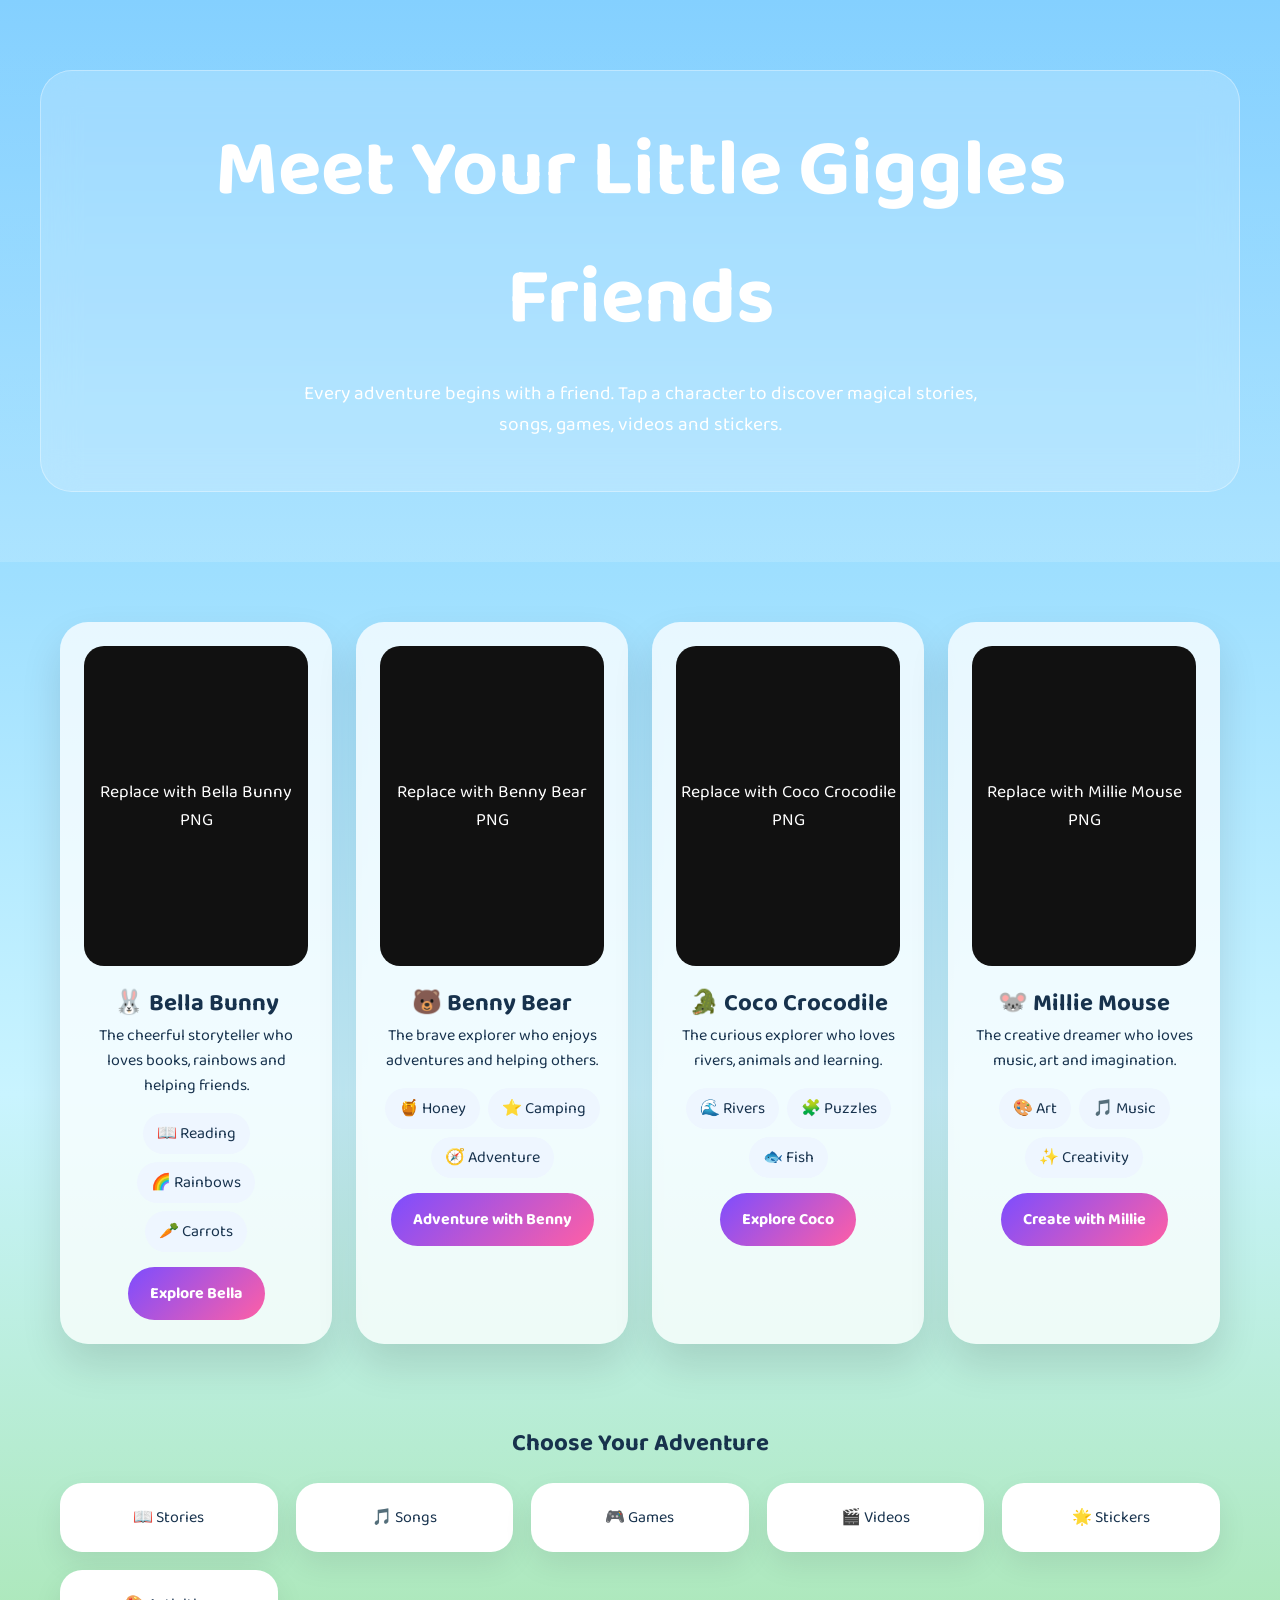
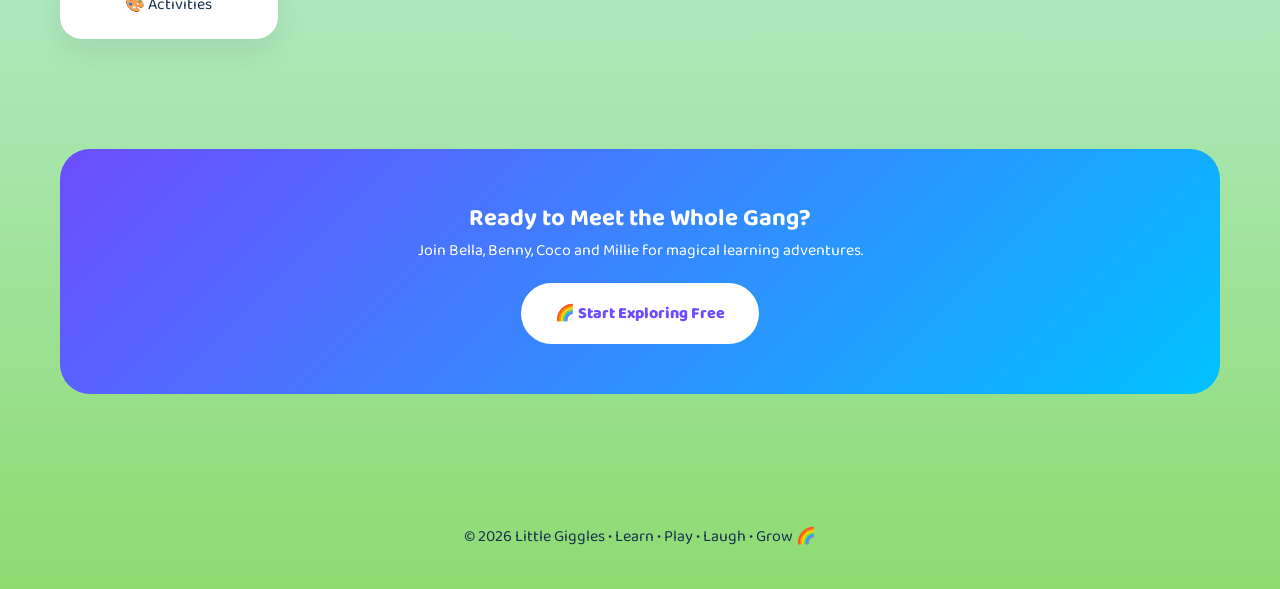
<file: characters.html>
<!DOCTYPE html>
<html lang="en">
<head>
<meta charset="utf-8">
<meta name="viewport" content="width=device-width,initial-scale=1">
<title>Little Giggles - Characters Mockup</title>
<link href="https://fonts.googleapis.com/css2?family=Baloo+2:wght@400;600;700;800&display=swap" rel="stylesheet">
<style>
*{margin:0;padding:0;box-sizing:border-box}
body{font-family:'Baloo 2',sans-serif;background:linear-gradient(180deg,#6fc8ff,#c9f4ff,#8edb71);color:#17324d}
.hero{padding:70px 20px;background:linear-gradient(rgba(255,255,255,.15),rgba(255,255,255,.15)),url('https://payhip.com/cdn-cgi/image/format=auto,width=1500/https://pe56d.s3.amazonaws.com/o_1jueqbnt319jm661hemmj51osb15.png') center/cover no-repeat}
.glass{max-width:1200px;margin:auto;background:rgba(255,255,255,.18);backdrop-filter:blur(18px);border-radius:32px;padding:36px;border:1px solid rgba(255,255,255,.35)}
h1{font-size:clamp(3rem,7vw,5rem);text-align:center;color:#fff}
.sub{color:#fff;text-align:center;font-size:1.2rem;max-width:720px;margin:15px auto}
.grid{max-width:1200px;margin:40px auto;display:grid;grid-template-columns:repeat(auto-fit,minmax(260px,1fr));gap:24px;padding:20px}
.card{background:rgba(255,255,255,.75);border-radius:28px;padding:24px;text-align:center;box-shadow:0 20px 40px rgba(0,0,0,.12);transition:.3s}
.card:hover{transform:translateY(-8px)}
.photo{height:320px;border-radius:20px;background:#111;color:#fff;display:flex;align-items:center;justify-content:center;font-size:1.1rem;margin-bottom:18px}
.badges{display:flex;flex-wrap:wrap;justify-content:center;gap:8px;margin:15px 0}
.badges span{background:#eef6ff;padding:8px 14px;border-radius:999px}
.btn{display:inline-block;text-decoration:none;background:linear-gradient(135deg,#7c4dff,#ff5fa5);color:#fff;padding:14px 22px;border-radius:999px;font-weight:700}
.section{max-width:1200px;margin:30px auto;padding:20px}
.tiles{display:grid;grid-template-columns:repeat(auto-fit,minmax(180px,1fr));gap:18px}
.tile{background:#fff;border-radius:22px;padding:22px;text-align:center;box-shadow:0 12px 30px rgba(0,0,0,.08)}
.cta{margin:40px auto;background:linear-gradient(135deg,#6d4dff,#00c2ff);border-radius:30px;color:#fff;padding:50px;text-align:center}
.cta a{display:inline-block;margin-top:20px;background:#fff;color:#6d4dff;text-decoration:none;padding:18px 34px;border-radius:999px;font-weight:800}
footer{text-align:center;padding:40px}
</style>
</head>
<body>
<section class="hero">
<div class="glass">
<h1>Meet Your Little Giggles Friends</h1>
<p class="sub">Every adventure begins with a friend. Tap a character to discover magical stories, songs, games, videos and stickers.</p>
</div>
</section>

<section class="grid">
<div class="card">
<div class="photo">Replace with Bella Bunny PNG</div>
<h2>🐰 Bella Bunny</h2>
<p>The cheerful storyteller who loves books, rainbows and helping friends.</p>
<div class="badges"><span>📖 Reading</span><span>🌈 Rainbows</span><span>🥕 Carrots</span></div>
<a class="btn" href="stories.html">Explore Bella</a>
</div>

<div class="card">
<div class="photo">Replace with Benny Bear PNG</div>
<h2>🐻 Benny Bear</h2>
<p>The brave explorer who enjoys adventures and helping others.</p>
<div class="badges"><span>🍯 Honey</span><span>⭐ Camping</span><span>🧭 Adventure</span></div>
<a class="btn" href="stories.html">Adventure with Benny</a>
</div>

<div class="card">
<div class="photo">Replace with Coco Crocodile PNG</div>
<h2>🐊 Coco Crocodile</h2>
<p>The curious explorer who loves rivers, animals and learning.</p>
<div class="badges"><span>🌊 Rivers</span><span>🧩 Puzzles</span><span>🐟 Fish</span></div>
<a class="btn" href="stories.html">Explore Coco</a>
</div>

<div class="card">
<div class="photo">Replace with Millie Mouse PNG</div>
<h2>🐭 Millie Mouse</h2>
<p>The creative dreamer who loves music, art and imagination.</p>
<div class="badges"><span>🎨 Art</span><span>🎵 Music</span><span>✨ Creativity</span></div>
<a class="btn" href="stories.html">Create with Millie</a>
</div>
</section>

<section class="section">
<h2 style="text-align:center;margin-bottom:20px">Choose Your Adventure</h2>
<div class="tiles">
<div class="tile">📖 Stories</div>
<div class="tile">🎵 Songs</div>
<div class="tile">🎮 Games</div>
<div class="tile">🎬 Videos</div>
<div class="tile">🌟 Stickers</div>
<div class="tile">🎨 Activities</div>
</div>
</section>

<section class="section">
<div class="cta">
<h2>Ready to Meet the Whole Gang?</h2>
<p>Join Bella, Benny, Coco and Millie for magical learning adventures.</p>
<a href="stories.html">🌈 Start Exploring Free</a>
</div>
</section>

<footer>© 2026 Little Giggles • Learn • Play • Laugh • Grow 🌈</footer>
</body>
</html>
</file>
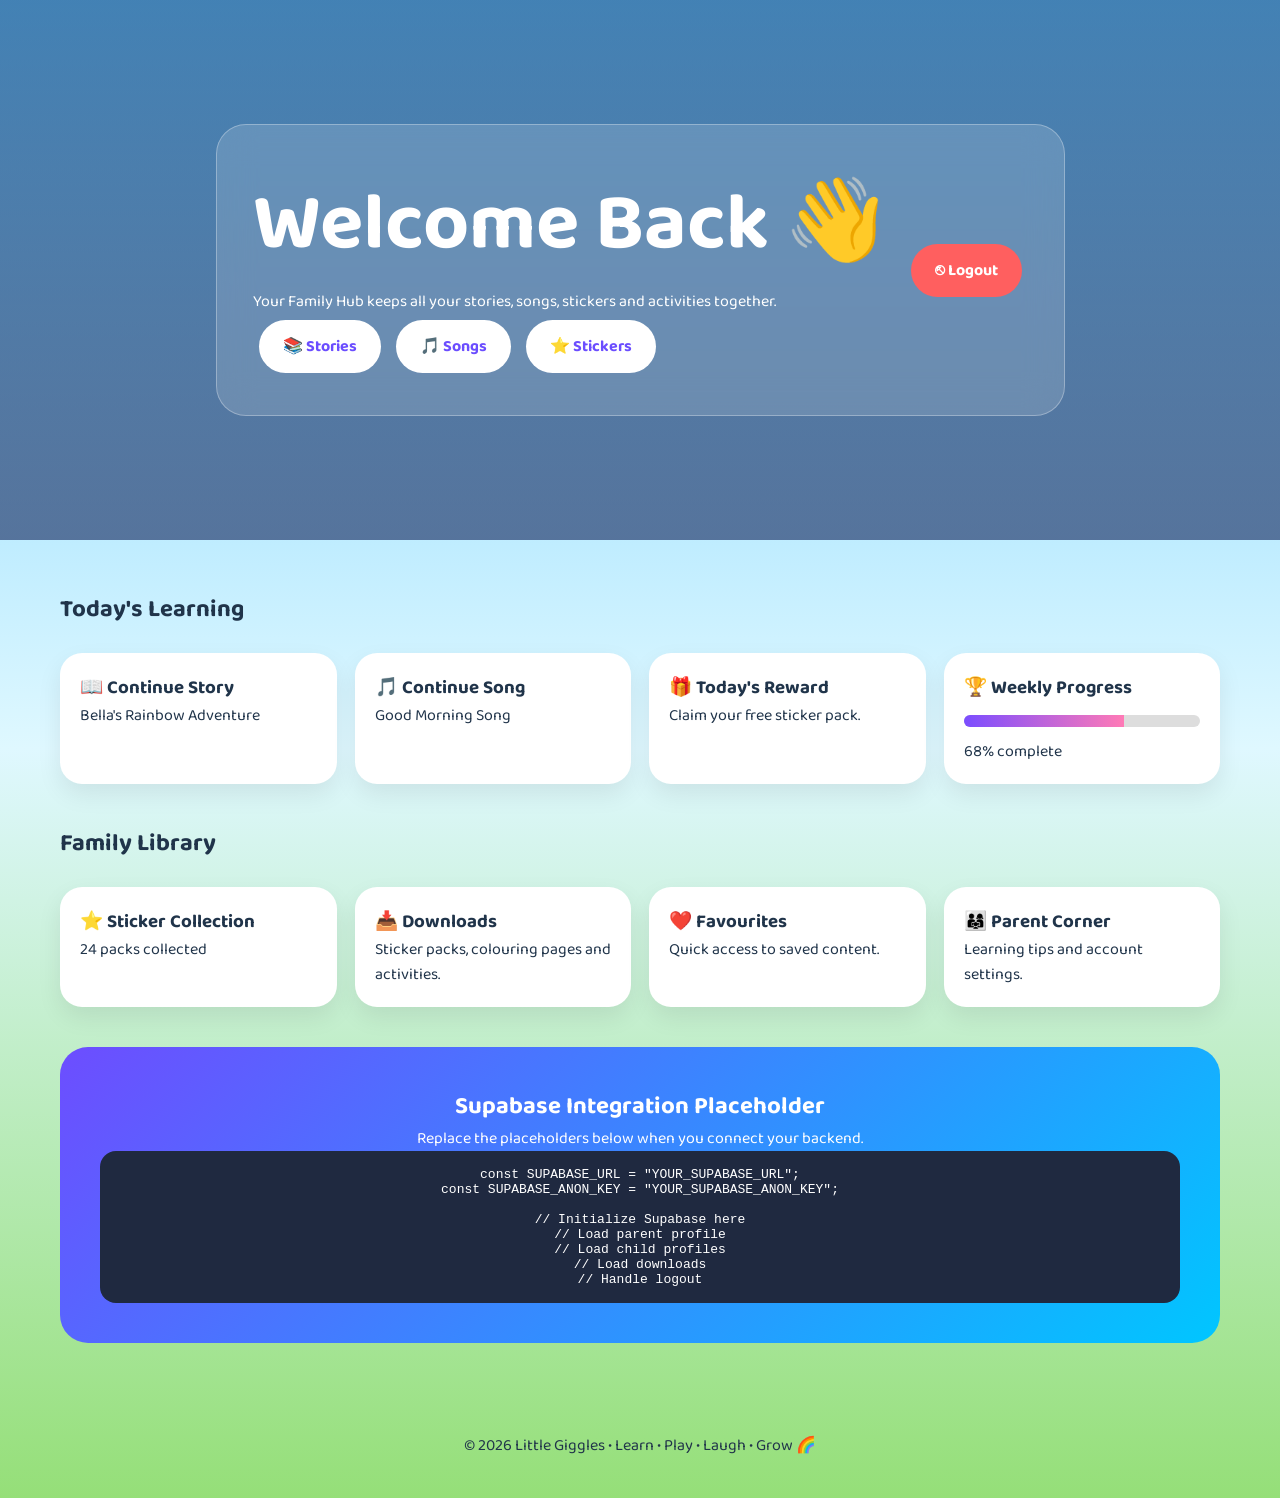
<file: parents.html>
<!DOCTYPE html>
<html lang="en">
<head>
<meta charset="UTF-8">
<meta name="viewport" content="width=device-width,initial-scale=1">
<title>Little Giggles • Family Hub</title>
<link href="https://fonts.googleapis.com/css2?family=Baloo+2:wght@400;600;700;800&display=swap" rel="stylesheet">
<style>
*{margin:0;padding:0;box-sizing:border-box}
body{font-family:'Baloo 2',sans-serif;background:linear-gradient(#6dcfff,#dff8ff,#95df78);color:#20344a}
.hero{min-height:60vh;background:linear-gradient(rgba(15,35,90,.45),rgba(15,35,90,.6)),url('https://payhip.com/cdn-cgi/image/format=auto,width=1500/https://pe56d.s3.amazonaws.com/o_1jueqbnt319jm661hemmj51osb15.png') center/cover no-repeat;display:flex;align-items:center;padding:24px}
.glass{max-width:1200px;margin:auto;background:rgba(255,255,255,.15);backdrop-filter:blur(18px);border-radius:30px;padding:36px;border:1px solid rgba(255,255,255,.3);color:#fff}
h1{font-size:clamp(3rem,7vw,5rem)}
.wrap{max-width:1200px;margin:50px auto;padding:0 20px}
.grid{display:grid;grid-template-columns:repeat(auto-fit,minmax(250px,1fr));gap:18px;margin-top:24px}
.card{background:#fff;border-radius:22px;padding:20px;box-shadow:0 10px 25px rgba(0,0,0,.08)}
.progress{height:12px;background:#ddd;border-radius:999px;overflow:hidden;margin:12px 0}
.progress span{display:block;width:68%;height:100%;background:linear-gradient(90deg,#7b4dff,#ff7ab6)}
.btn{display:inline-block;padding:14px 24px;border-radius:999px;text-decoration:none;font-weight:700;margin:6px;background:#fff;color:#6b4dff}
.logout{background:#ff5f5f;color:#fff}
.footercta{background:linear-gradient(135deg,#6d4dff,#00c6ff);border-radius:28px;padding:40px;text-align:center;color:#fff;margin-top:40px}
footer{text-align:center;padding:40px}
pre{background:#1f2940;color:#fff;padding:16px;border-radius:16px;overflow:auto}
</style>
</head>
<body>

<section class="hero">
<div class="glass">
<div style="display:flex;justify-content:space-between;align-items:center;gap:20px;flex-wrap:wrap">
<div>
<h1>Welcome Back 👋</h1>
<p>Your Family Hub keeps all your stories, songs, stickers and activities together.</p>
<a class="btn" href="stories.html">📚 Stories</a>
<a class="btn" href="music.html">🎵 Songs</a>
<a class="btn" href="stickers.html">⭐ Stickers</a>
</div>
<a class="btn logout" href="index.html">⎋ Logout</a>
</div>
</div>
</section>

<div class="wrap">
<h2>Today's Learning</h2>
<div class="grid">
<div class="card"><h3>📖 Continue Story</h3><p>Bella's Rainbow Adventure</p></div>
<div class="card"><h3>🎵 Continue Song</h3><p>Good Morning Song</p></div>
<div class="card"><h3>🎁 Today's Reward</h3><p>Claim your free sticker pack.</p></div>
<div class="card"><h3>🏆 Weekly Progress</h3><div class="progress"><span></span></div><p>68% complete</p></div>
</div>

<h2 style="margin-top:40px">Family Library</h2>
<div class="grid">
<div class="card"><h3>⭐ Sticker Collection</h3><p>24 packs collected</p></div>
<div class="card"><h3>📥 Downloads</h3><p>Sticker packs, colouring pages and activities.</p></div>
<div class="card"><h3>❤️ Favourites</h3><p>Quick access to saved content.</p></div>
<div class="card"><h3>👨‍👩‍👧 Parent Corner</h3><p>Learning tips and account settings.</p></div>
</div>

<div class="footercta">
<h2>Supabase Integration Placeholder</h2>
<p>Replace the placeholders below when you connect your backend.</p>
<pre>const SUPABASE_URL = "YOUR_SUPABASE_URL";
const SUPABASE_ANON_KEY = "YOUR_SUPABASE_ANON_KEY";

// Initialize Supabase here
// Load parent profile
// Load child profiles
// Load downloads
// Handle logout
</pre>
</div>
</div>

<footer>© 2026 Little Giggles • Learn • Play • Laugh • Grow 🌈</footer>

</body>
</html>
</file>
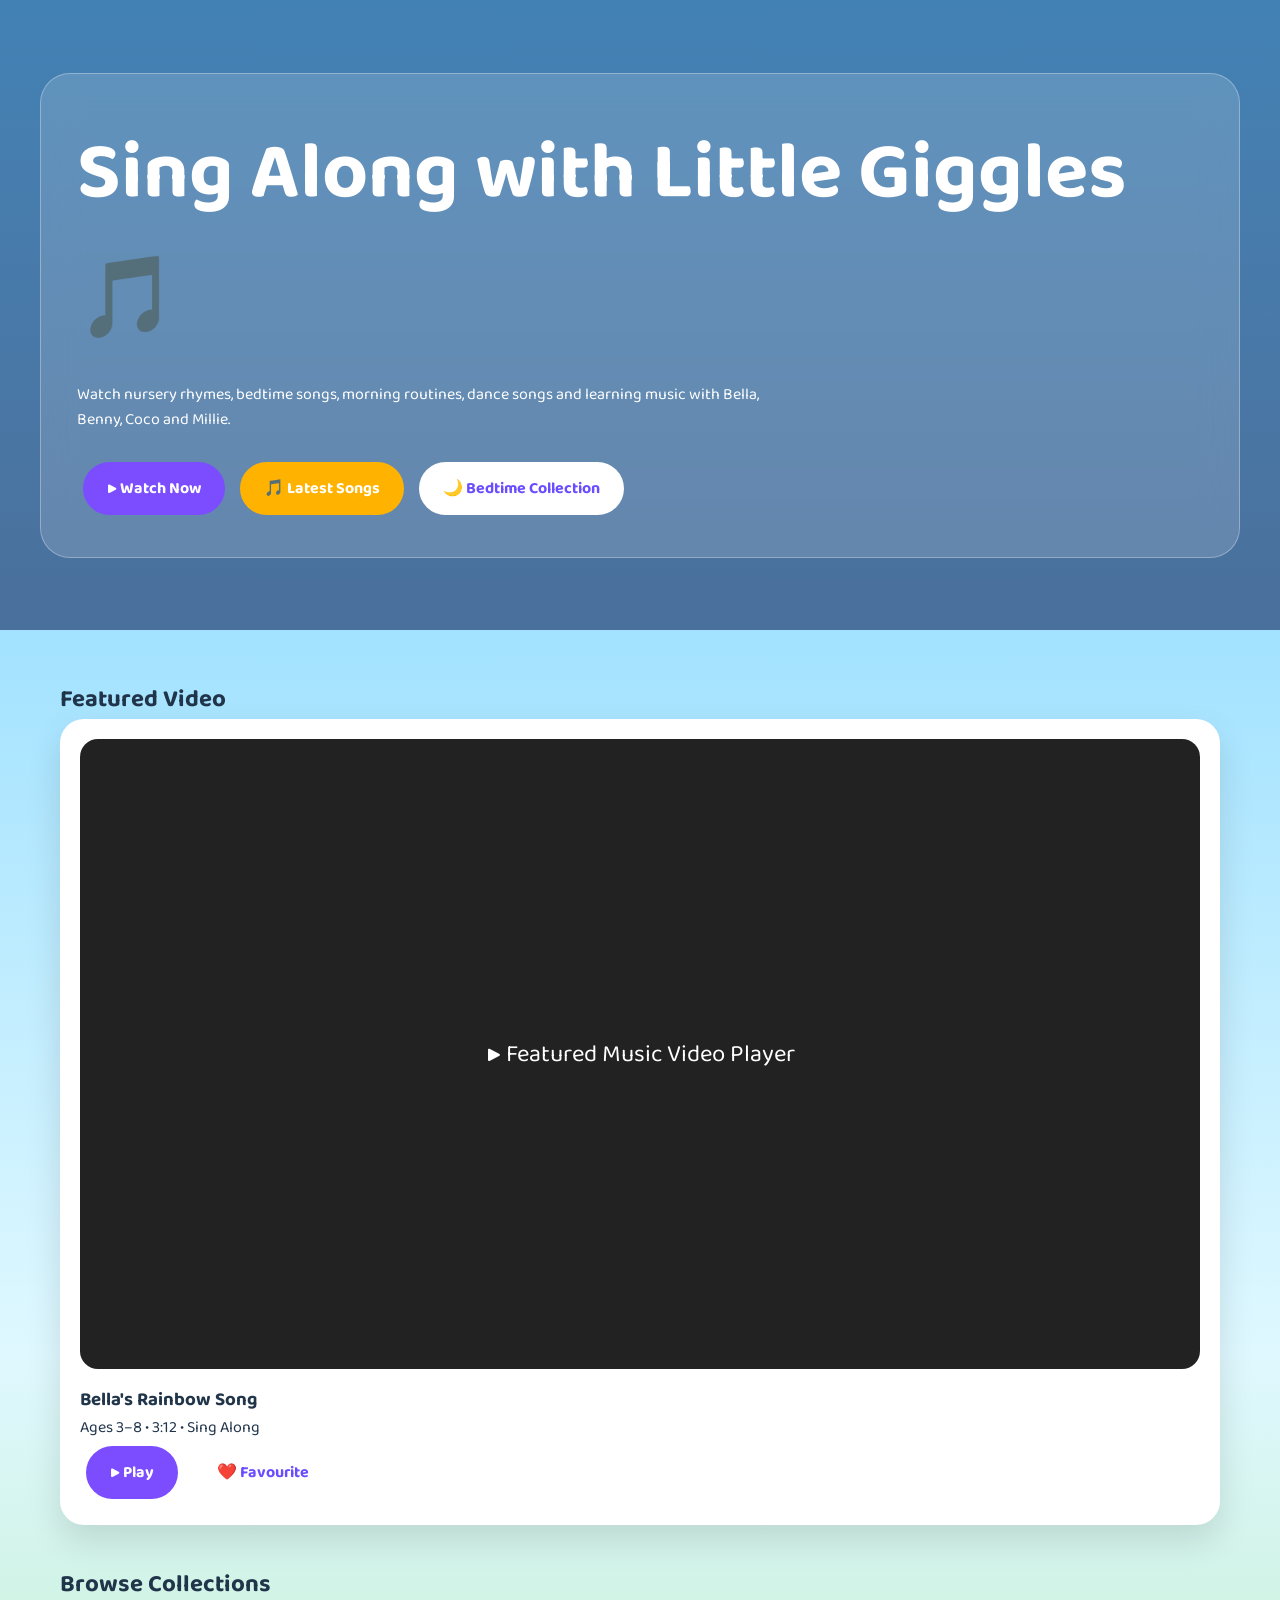
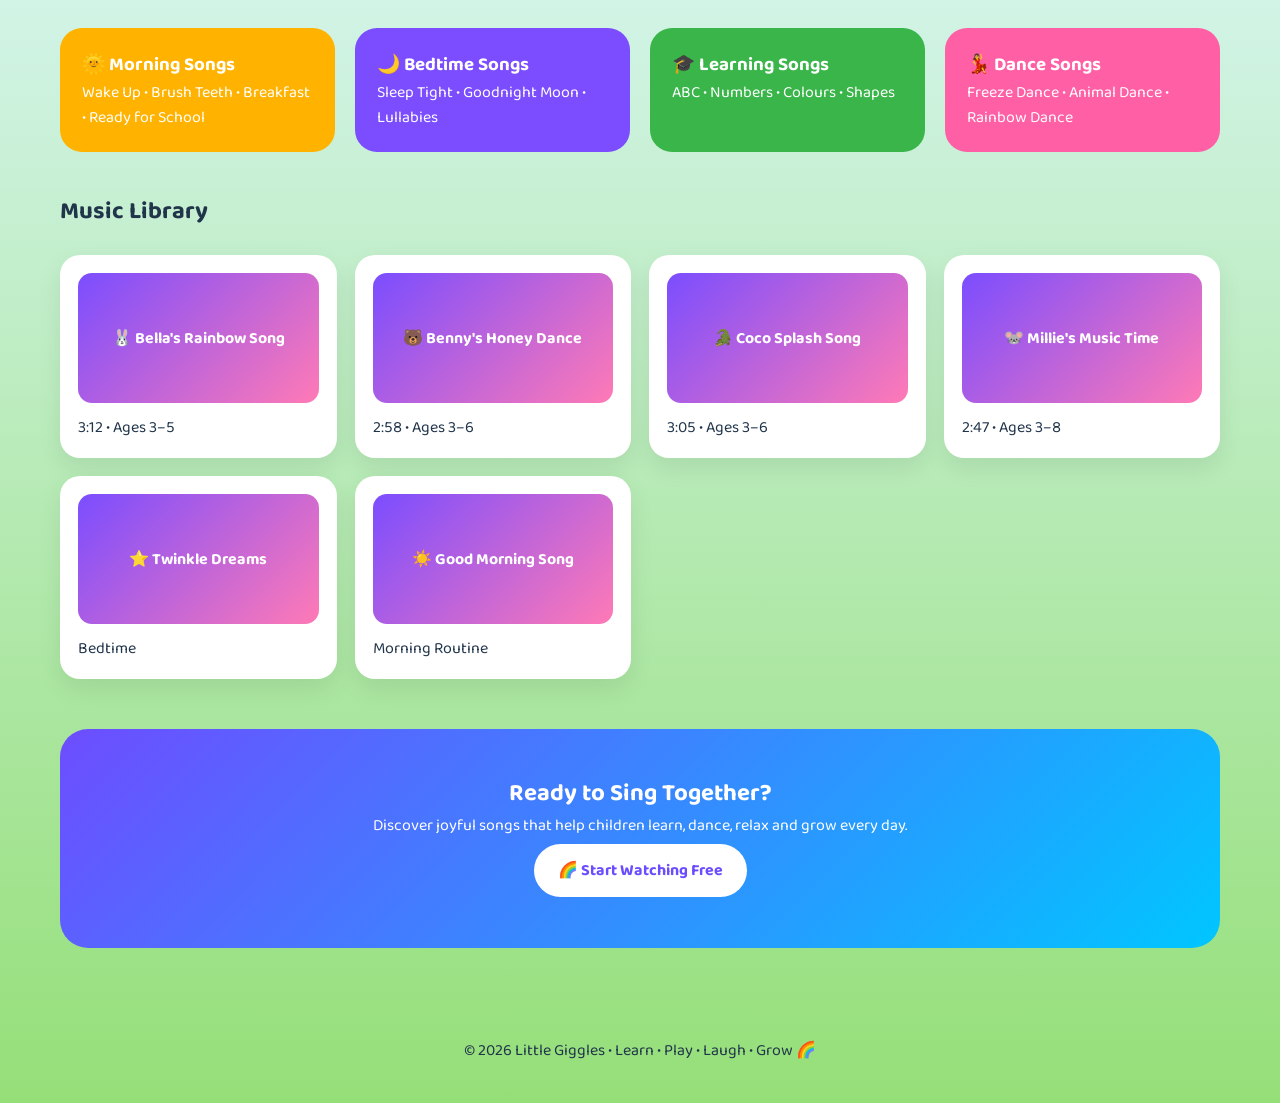
<file: songs.html>
<!DOCTYPE html>
<html lang="en">
<head>
<meta charset="UTF-8">
<meta name="viewport" content="width=device-width,initial-scale=1">
<title>Little Giggles Music</title>
<link href="https://fonts.googleapis.com/css2?family=Baloo+2:wght@400;600;700;800&display=swap" rel="stylesheet">
<style>
*{margin:0;padding:0;box-sizing:border-box}
body{font-family:'Baloo 2',sans-serif;background:linear-gradient(#6dcfff,#dff8ff,#95df78);color:#20344a}
.hero{min-height:70vh;background:linear-gradient(rgba(15,35,90,.45),rgba(15,35,90,.6)),url('https://payhip.com/cdn-cgi/image/format=auto,width=1500/https://pe56d.s3.amazonaws.com/o_1jueqbnt319jm661hemmj51osb15.png') center/cover no-repeat;display:flex;align-items:center;padding:24px}
.glass{max-width:1200px;margin:auto;background:rgba(255,255,255,.15);backdrop-filter:blur(18px);border-radius:30px;padding:36px;border:1px solid rgba(255,255,255,.3);color:#fff}
h1{font-size:clamp(3rem,7vw,5rem)}
.hero p{max-width:700px;margin:16px 0 24px}
.btn{display:inline-block;text-decoration:none;padding:14px 24px;border-radius:999px;font-weight:700;margin:6px}
.p{background:#7b4dff;color:#fff}.g{background:#ffb300;color:#fff}.w{background:#fff;color:#6b4dff}
.wrap{max-width:1200px;margin:50px auto;padding:0 20px}
.feature{background:#fff;border-radius:24px;padding:20px;box-shadow:0 15px 35px rgba(0,0,0,.12)}
.video{aspect-ratio:16/9;border-radius:18px;background:#222;color:#fff;display:flex;align-items:center;justify-content:center;font-size:1.5rem}
.grid{display:grid;grid-template-columns:repeat(auto-fit,minmax(220px,1fr));gap:18px;margin-top:24px}
.card{background:#fff;border-radius:20px;padding:18px;box-shadow:0 10px 25px rgba(0,0,0,.08)}
.thumb{height:130px;border-radius:14px;background:linear-gradient(135deg,#7b4dff,#ff7ab6);display:flex;align-items:center;justify-content:center;color:#fff;font-weight:700;margin-bottom:12px}
.playlists{display:grid;grid-template-columns:repeat(auto-fit,minmax(250px,1fr));gap:20px;margin-top:24px}
.play{border-radius:22px;padding:22px;color:#fff}
.a{background:#ffb300}.b{background:#7b4dff}.c{background:#39b54a}.d{background:#ff5fa5}
.cta{background:linear-gradient(135deg,#6d4dff,#00c6ff);border-radius:28px;padding:45px;text-align:center;color:#fff;margin-top:50px}
footer{text-align:center;padding:40px}
</style>
</head>
<body>
<section class="hero">
<div class="glass">
<h1>Sing Along with Little Giggles 🎵</h1>
<p>Watch nursery rhymes, bedtime songs, morning routines, dance songs and learning music with Bella, Benny, Coco and Millie.</p>
<a class="btn p" href="#">▶ Watch Now</a>
<a class="btn g" href="#">🎵 Latest Songs</a>
<a class="btn w" href="#">🌙 Bedtime Collection</a>
</div>
</section>

<div class="wrap">
<h2>Featured Video</h2>
<div class="feature">
<div class="video">▶ Featured Music Video Player</div>
<h3 style="margin-top:16px">Bella's Rainbow Song</h3>
<p>Ages 3–8 • 3:12 • Sing Along</p>
<a class="btn p" href="#">▶ Play</a>
<a class="btn w" href="#">❤️ Favourite</a>
</div>

<h2 style="margin-top:40px">Browse Collections</h2>
<div class="playlists">
<div class="play a"><h3>🌞 Morning Songs</h3><p>Wake Up • Brush Teeth • Breakfast • Ready for School</p></div>
<div class="play b"><h3>🌙 Bedtime Songs</h3><p>Sleep Tight • Goodnight Moon • Lullabies</p></div>
<div class="play c"><h3>🎓 Learning Songs</h3><p>ABC • Numbers • Colours • Shapes</p></div>
<div class="play d"><h3>💃 Dance Songs</h3><p>Freeze Dance • Animal Dance • Rainbow Dance</p></div>
</div>

<h2 style="margin-top:40px">Music Library</h2>
<div class="grid">
<div class="card"><div class="thumb">🐰 Bella's Rainbow Song</div><p>3:12 • Ages 3–5</p></div>
<div class="card"><div class="thumb">🐻 Benny's Honey Dance</div><p>2:58 • Ages 3–6</p></div>
<div class="card"><div class="thumb">🐊 Coco Splash Song</div><p>3:05 • Ages 3–6</p></div>
<div class="card"><div class="thumb">🐭 Millie's Music Time</div><p>2:47 • Ages 3–8</p></div>
<div class="card"><div class="thumb">⭐ Twinkle Dreams</div><p>Bedtime</p></div>
<div class="card"><div class="thumb">☀️ Good Morning Song</div><p>Morning Routine</p></div>
</div>

<div class="cta">
<h2>Ready to Sing Together?</h2>
<p>Discover joyful songs that help children learn, dance, relax and grow every day.</p>
<a class="btn w" href="#">🌈 Start Watching Free</a>
</div>
</div>

<footer>© 2026 Little Giggles • Learn • Play • Laugh • Grow 🌈</footer>
</body>
</html>
</file>
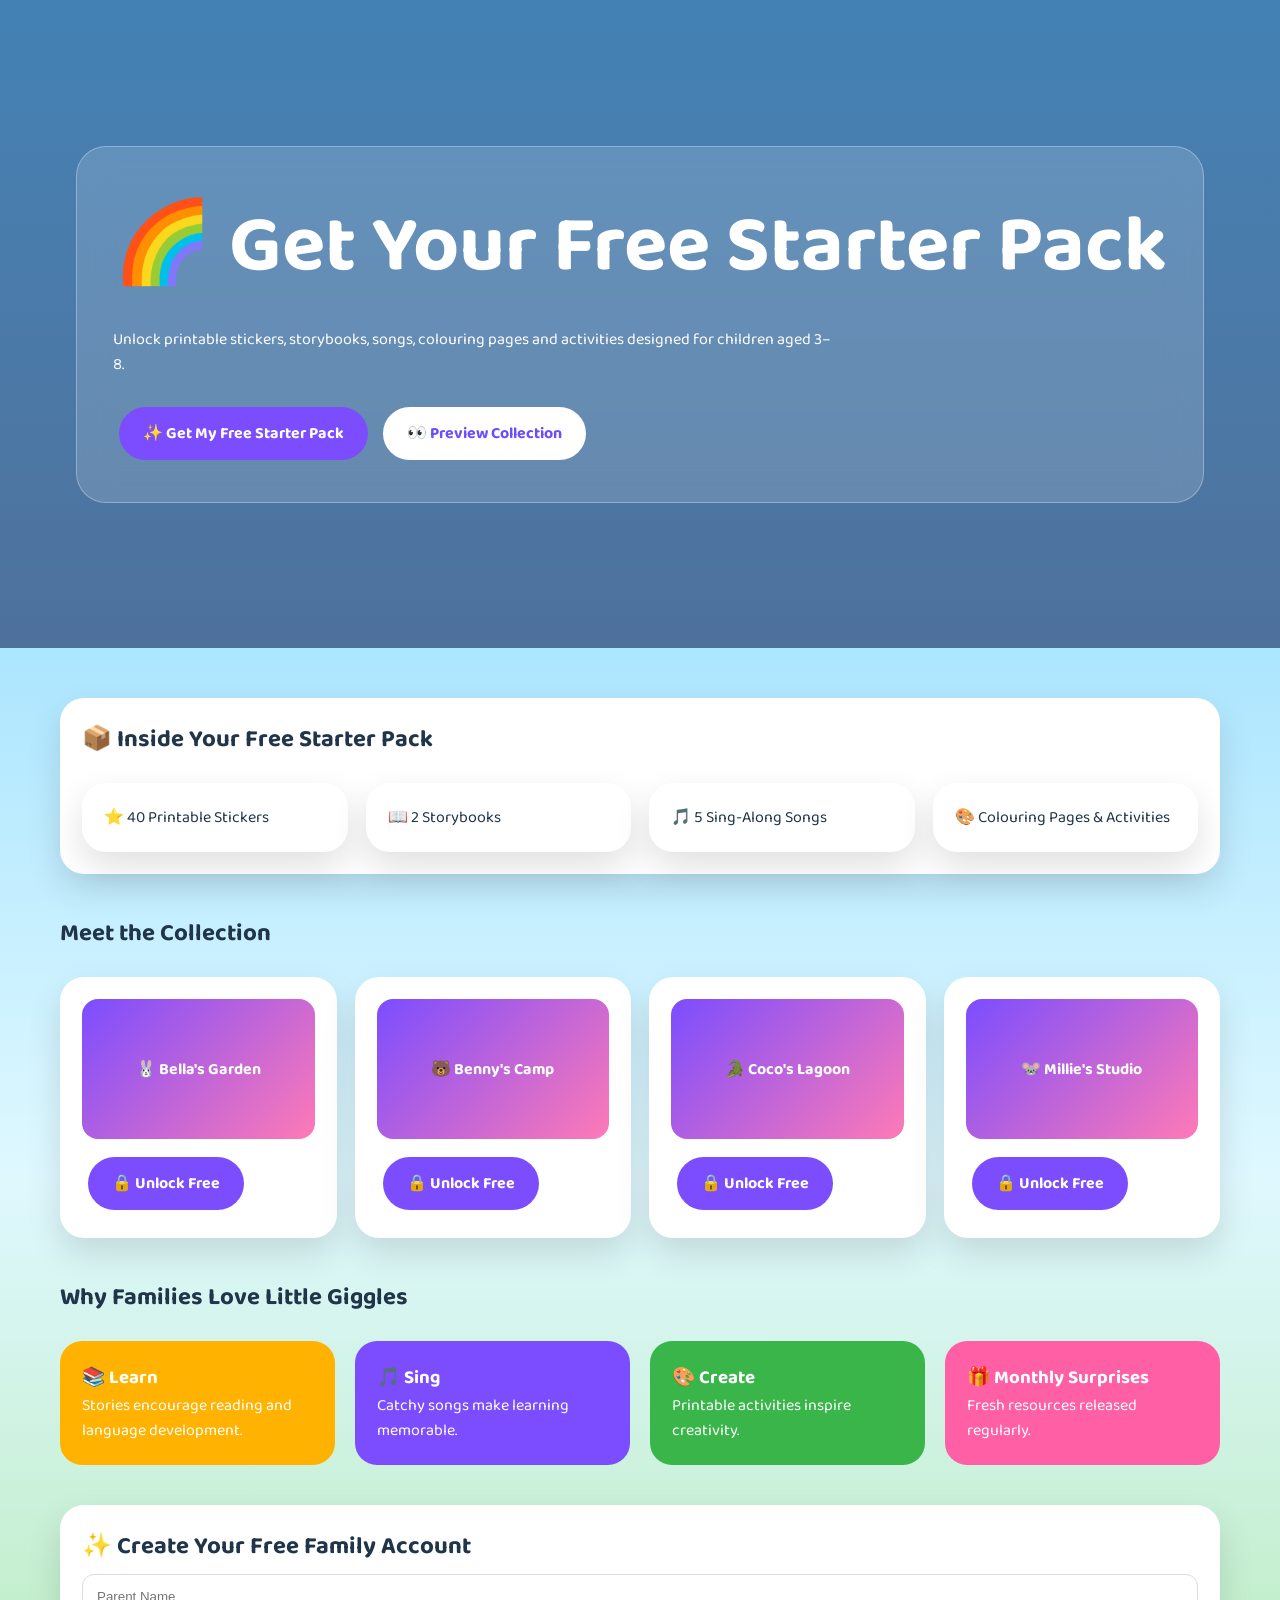
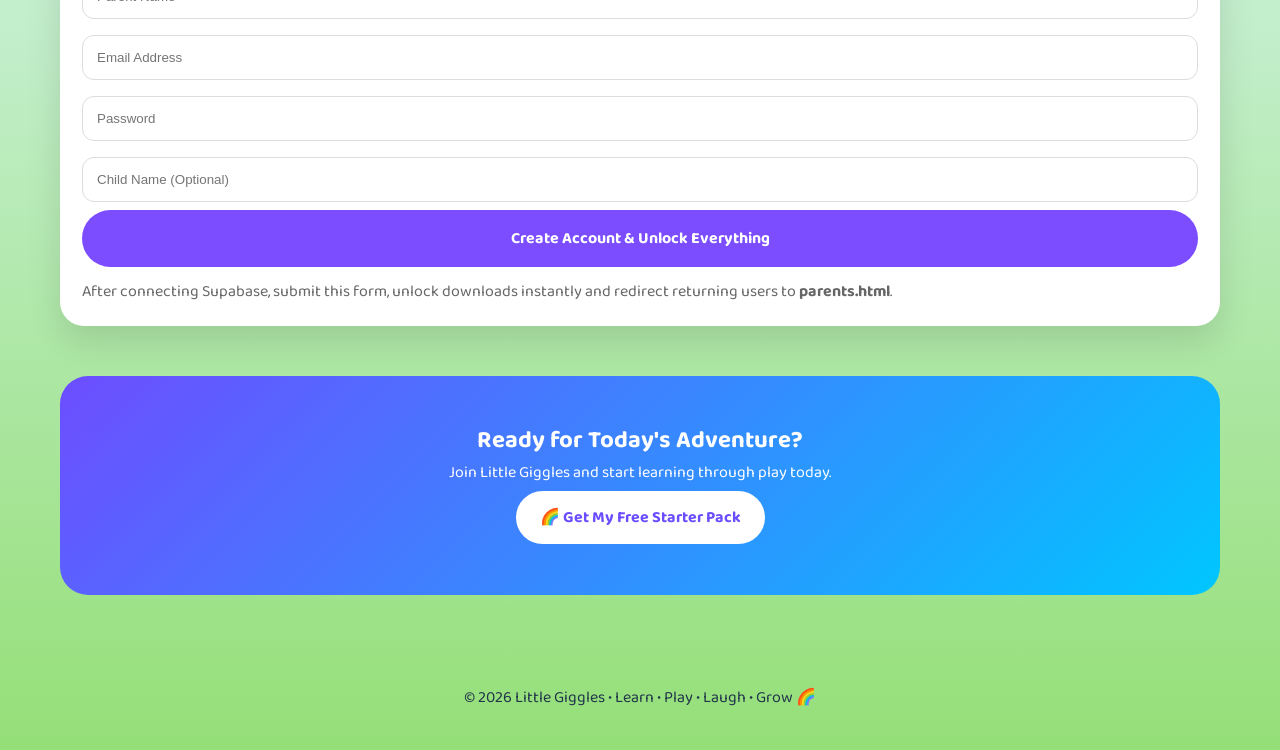
<file: sticker-club.html>
<!DOCTYPE html>
<html lang="en">
<head>
<meta charset="UTF-8">
<meta name="viewport" content="width=device-width,initial-scale=1">
<title>Little Giggles • Free Starter Pack</title>
<link href="https://fonts.googleapis.com/css2?family=Baloo+2:wght@400;600;700;800&display=swap" rel="stylesheet">
<style>
*{margin:0;padding:0;box-sizing:border-box}
body{font-family:'Baloo 2',sans-serif;background:linear-gradient(#6dcfff,#dff8ff,#95df78);color:#20344a}
.hero{min-height:72vh;background:linear-gradient(rgba(15,35,90,.45),rgba(15,35,90,.6)),url('https://payhip.com/cdn-cgi/image/format=auto,width=1500/https://pe56d.s3.amazonaws.com/o_1jueqbnt319jm661hemmj51osb15.png') center/cover no-repeat;display:flex;align-items:center;padding:24px}
.glass{max-width:1200px;margin:auto;background:rgba(255,255,255,.15);backdrop-filter:blur(18px);border-radius:30px;padding:36px;border:1px solid rgba(255,255,255,.3);color:#fff}
h1{font-size:clamp(3rem,7vw,5rem)} .hero p{max-width:720px;margin:16px 0 24px}
.btn{display:inline-block;text-decoration:none;padding:14px 24px;border-radius:999px;font-weight:700;margin:6px}
.p{background:#7b4dff;color:#fff}.g{background:#ffb300;color:#fff}.w{background:#fff;color:#6b4dff}
.wrap{max-width:1200px;margin:50px auto;padding:0 20px}
.feature,.card,.signup{background:#fff;border-radius:24px;padding:22px;box-shadow:0 15px 35px rgba(0,0,0,.12)}
.grid{display:grid;grid-template-columns:repeat(auto-fit,minmax(220px,1fr));gap:18px;margin-top:24px}
.thumb{height:140px;border-radius:16px;background:linear-gradient(135deg,#7b4dff,#ff7ab6);display:flex;align-items:center;justify-content:center;color:#fff;font-weight:700;margin-bottom:12px}
.benefits{display:grid;grid-template-columns:repeat(auto-fit,minmax(250px,1fr));gap:20px;margin-top:24px}
.benefit{border-radius:22px;padding:22px;color:#fff}
.a{background:#ffb300}.b{background:#7b4dff}.c{background:#39b54a}.d{background:#ff5fa5}
.cta{background:linear-gradient(135deg,#6d4dff,#00c6ff);border-radius:28px;padding:45px;text-align:center;color:#fff;margin-top:50px}
input{width:100%;padding:14px;margin:8px 0;border-radius:12px;border:1px solid #ddd}
button{width:100%;padding:16px;border:none;border-radius:999px;background:#7b4dff;color:#fff;font:700 1rem 'Baloo 2'}
footer{text-align:center;padding:40px}
</style></head>
<body>
<section class="hero"><div class="glass">
<h1>🌈 Get Your Free Starter Pack</h1>
<p>Unlock printable stickers, storybooks, songs, colouring pages and activities designed for children aged 3–8.</p>
<a class="btn p" href="#signup">✨ Get My Free Starter Pack</a>
<a class="btn w" href="#packs">👀 Preview Collection</a>
</div></section>

<div class="wrap">
<div class="feature">
<h2>📦 Inside Your Free Starter Pack</h2>
<div class="grid">
<div class="card">⭐ 40 Printable Stickers</div>
<div class="card">📖 2 Storybooks</div>
<div class="card">🎵 5 Sing-Along Songs</div>
<div class="card">🎨 Colouring Pages & Activities</div>
</div>
</div>

<h2 style="margin-top:40px">Meet the Collection</h2>
<div id="packs" class="grid">
<div class="card"><div class="thumb">🐰 Bella's Garden</div><a class="btn p" href="#signup">🔒 Unlock Free</a></div>
<div class="card"><div class="thumb">🐻 Benny's Camp</div><a class="btn p" href="#signup">🔒 Unlock Free</a></div>
<div class="card"><div class="thumb">🐊 Coco's Lagoon</div><a class="btn p" href="#signup">🔒 Unlock Free</a></div>
<div class="card"><div class="thumb">🐭 Millie's Studio</div><a class="btn p" href="#signup">🔒 Unlock Free</a></div>
</div>

<h2 style="margin-top:40px">Why Families Love Little Giggles</h2>
<div class="benefits">
<div class="benefit a"><h3>📚 Learn</h3><p>Stories encourage reading and language development.</p></div>
<div class="benefit b"><h3>🎵 Sing</h3><p>Catchy songs make learning memorable.</p></div>
<div class="benefit c"><h3>🎨 Create</h3><p>Printable activities inspire creativity.</p></div>
<div class="benefit d"><h3>🎁 Monthly Surprises</h3><p>Fresh resources released regularly.</p></div>
</div>

<div id="signup" class="signup" style="margin-top:40px">
<h2>✨ Create Your Free Family Account</h2>
<input placeholder="Parent Name">
<input type="email" placeholder="Email Address">
<input type="password" placeholder="Password">
<input placeholder="Child Name (Optional)">
<button>Create Account & Unlock Everything</button>
<p style="margin-top:12px;color:#666">After connecting Supabase, submit this form, unlock downloads instantly and redirect returning users to <strong>parents.html</strong>.</p>
</div>

<div class="cta">
<h2>Ready for Today's Adventure?</h2>
<p>Join Little Giggles and start learning through play today.</p>
<a class="btn w" href="#signup">🌈 Get My Free Starter Pack</a>
</div>
</div>
<footer>© 2026 Little Giggles • Learn • Play • Laugh • Grow 🌈</footer>
</body></html>
</file>
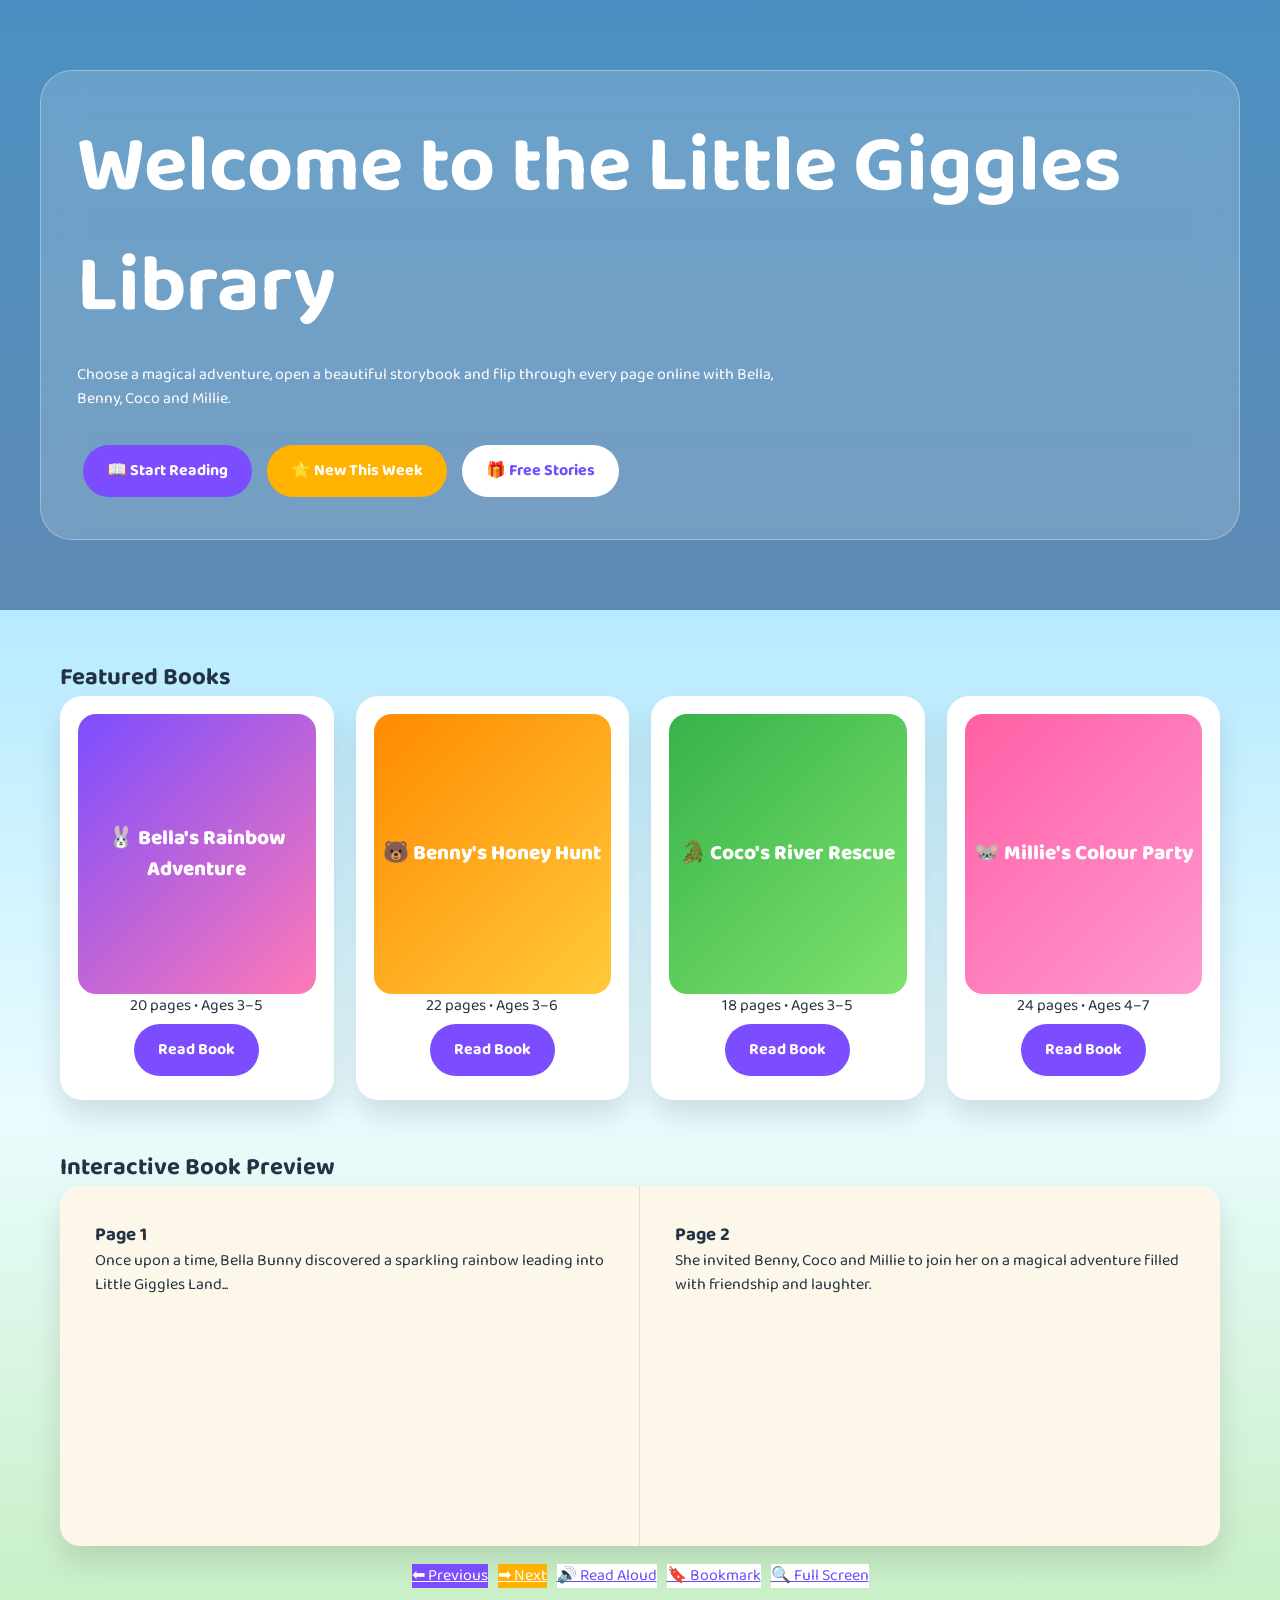
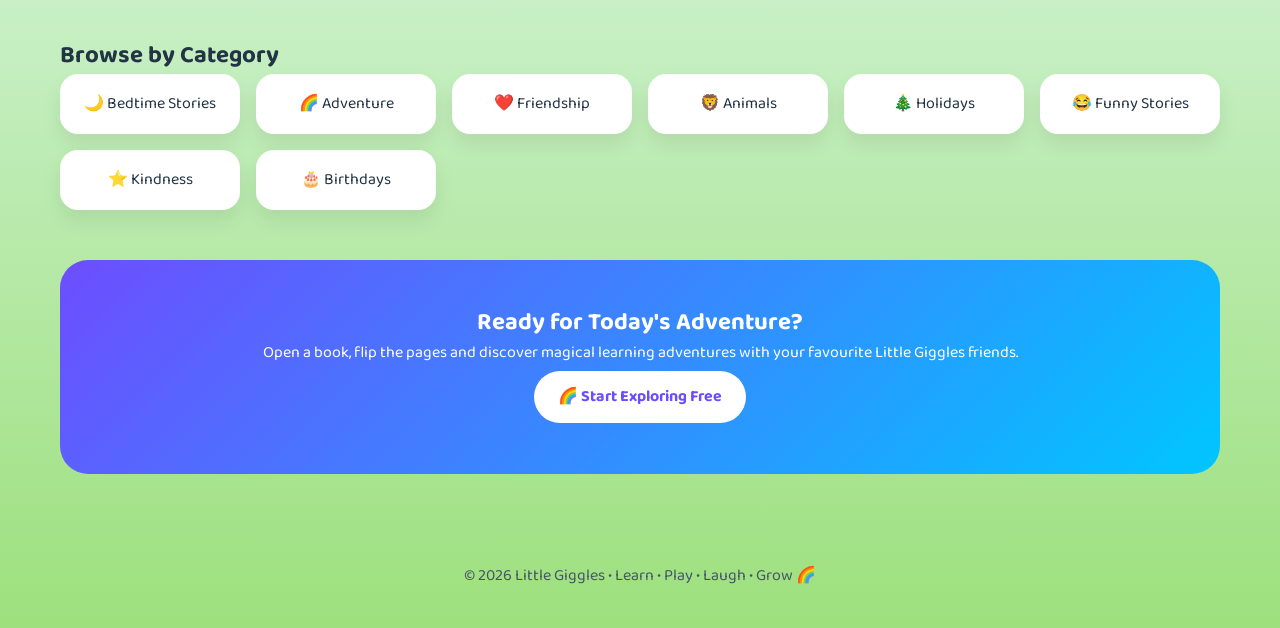
<file: stories.html>
<!DOCTYPE html>
<html lang="en">
<head>
<meta charset="UTF-8">
<meta name="viewport" content="width=device-width, initial-scale=1.0">
<title>Little Giggles Story Library</title>
<link href="https://fonts.googleapis.com/css2?family=Baloo+2:wght@400;600;700;800&display=swap" rel="stylesheet">
<style>
*{margin:0;padding:0;box-sizing:border-box}
body{font-family:'Baloo 2',sans-serif;background:linear-gradient(#78d5ff,#eafcff,#9de07d);color:#234;line-height:1.5}
.hero{min-height:65vh;background:linear-gradient(rgba(20,60,120,.45),rgba(20,60,120,.55)),url('https://payhip.com/cdn-cgi/image/format=auto,width=1500/https://pe56d.s3.amazonaws.com/o_1jueqbnt319jm661hemmj51osb15.png') center/cover;padding:70px 20px;display:flex;align-items:center}
.glass{max-width:1200px;margin:auto;background:rgba(255,255,255,.16);backdrop-filter:blur(18px);border:1px solid rgba(255,255,255,.3);border-radius:32px;padding:36px;color:#fff}
h1{font-size:clamp(3rem,7vw,5rem)}
.hero p{max-width:700px;margin:16px 0 28px}
.btns a,.book a,.cta a{display:inline-block;text-decoration:none;padding:14px 24px;border-radius:999px;font-weight:700;margin:6px}
.purple{background:#7b4dff;color:#fff}.gold{background:#ffb300;color:#fff}.white{background:#fff;color:#6b4dff}
.section{max-width:1200px;margin:50px auto;padding:0 20px}
.shelf{display:grid;grid-template-columns:repeat(auto-fit,minmax(220px,1fr));gap:22px}
.book{background:#fff;border-radius:22px;padding:18px;box-shadow:0 16px 30px rgba(0,0,0,.12);text-align:center}
.cover{height:280px;border-radius:18px;background:linear-gradient(135deg,#7b4dff,#ff7ab6);display:flex;align-items:center;justify-content:center;color:#fff;font-size:1.3rem;font-weight:800}
.reader{display:grid;grid-template-columns:1fr 1fr;gap:0;background:#fdf7ea;border-radius:20px;overflow:hidden;box-shadow:0 16px 30px rgba(0,0,0,.12)}
.page{min-height:360px;padding:35px;border-right:1px solid #e6dcc7}
.page:last-child{border-right:none}
.controls{display:flex;justify-content:center;gap:10px;flex-wrap:wrap;margin-top:18px}
.taggrid{display:grid;grid-template-columns:repeat(auto-fit,minmax(170px,1fr));gap:16px}
.tag{background:#fff;border-radius:18px;padding:18px;text-align:center;box-shadow:0 10px 20px rgba(0,0,0,.08)}
.cta{background:linear-gradient(135deg,#6d4dff,#00c6ff);padding:45px;border-radius:28px;text-align:center;color:#fff}
footer{text-align:center;padding:40px;color:#456}
@media(max-width:800px){.reader{grid-template-columns:1fr}.page{border-right:none;border-bottom:1px solid #e6dcc7}}
</style>
</head>
<body>
<section class="hero">
<div class="glass">
<h1>Welcome to the Little Giggles Library</h1>
<p>Choose a magical adventure, open a beautiful storybook and flip through every page online with Bella, Benny, Coco and Millie.</p>
<div class="btns">
<a class="purple" href="#">📖 Start Reading</a>
<a class="gold" href="#">⭐ New This Week</a>
<a class="white" href="#">🎁 Free Stories</a>
</div>
</div>
</section>

<section class="section">
<h2>Featured Books</h2>
<div class="shelf">
<div class="book"><div class="cover">🐰 Bella's Rainbow Adventure</div><p>20 pages • Ages 3–5</p><a class="purple" href="#">Read Book</a></div>
<div class="book"><div class="cover" style="background:linear-gradient(135deg,#ff8a00,#ffca3a)">🐻 Benny's Honey Hunt</div><p>22 pages • Ages 3–6</p><a class="purple" href="#">Read Book</a></div>
<div class="book"><div class="cover" style="background:linear-gradient(135deg,#36b24a,#7fe36d)">🐊 Coco's River Rescue</div><p>18 pages • Ages 3–5</p><a class="purple" href="#">Read Book</a></div>
<div class="book"><div class="cover" style="background:linear-gradient(135deg,#ff5fa5,#ff99d0)">🐭 Millie's Colour Party</div><p>24 pages • Ages 4–7</p><a class="purple" href="#">Read Book</a></div>
</div>
</section>

<section class="section">
<h2>Interactive Book Preview</h2>
<div class="reader">
<div class="page">
<h3>Page 1</h3>
<p>Once upon a time, Bella Bunny discovered a sparkling rainbow leading into Little Giggles Land...</p>
</div>
<div class="page">
<h3>Page 2</h3>
<p>She invited Benny, Coco and Millie to join her on a magical adventure filled with friendship and laughter.</p>
</div>
</div>
<div class="controls">
<a class="purple" href="#">⬅ Previous</a>
<a class="gold" href="#">➡ Next</a>
<a class="white" href="#">🔊 Read Aloud</a>
<a class="white" href="#">🔖 Bookmark</a>
<a class="white" href="#">🔍 Full Screen</a>
</div>
</section>

<section class="section">
<h2>Browse by Category</h2>
<div class="taggrid">
<div class="tag">🌙 Bedtime Stories</div>
<div class="tag">🌈 Adventure</div>
<div class="tag">❤️ Friendship</div>
<div class="tag">🦁 Animals</div>
<div class="tag">🎄 Holidays</div>
<div class="tag">😂 Funny Stories</div>
<div class="tag">⭐ Kindness</div>
<div class="tag">🎂 Birthdays</div>
</div>
</section>

<section class="section">
<div class="cta">
<h2>Ready for Today's Adventure?</h2>
<p>Open a book, flip the pages and discover magical learning adventures with your favourite Little Giggles friends.</p>
<a class="white" href="stories.html">🌈 Start Exploring Free</a>
</div>
</section>

<footer>© 2026 Little Giggles • Learn • Play • Laugh • Grow 🌈</footer>
</body>
</html>
</file>
